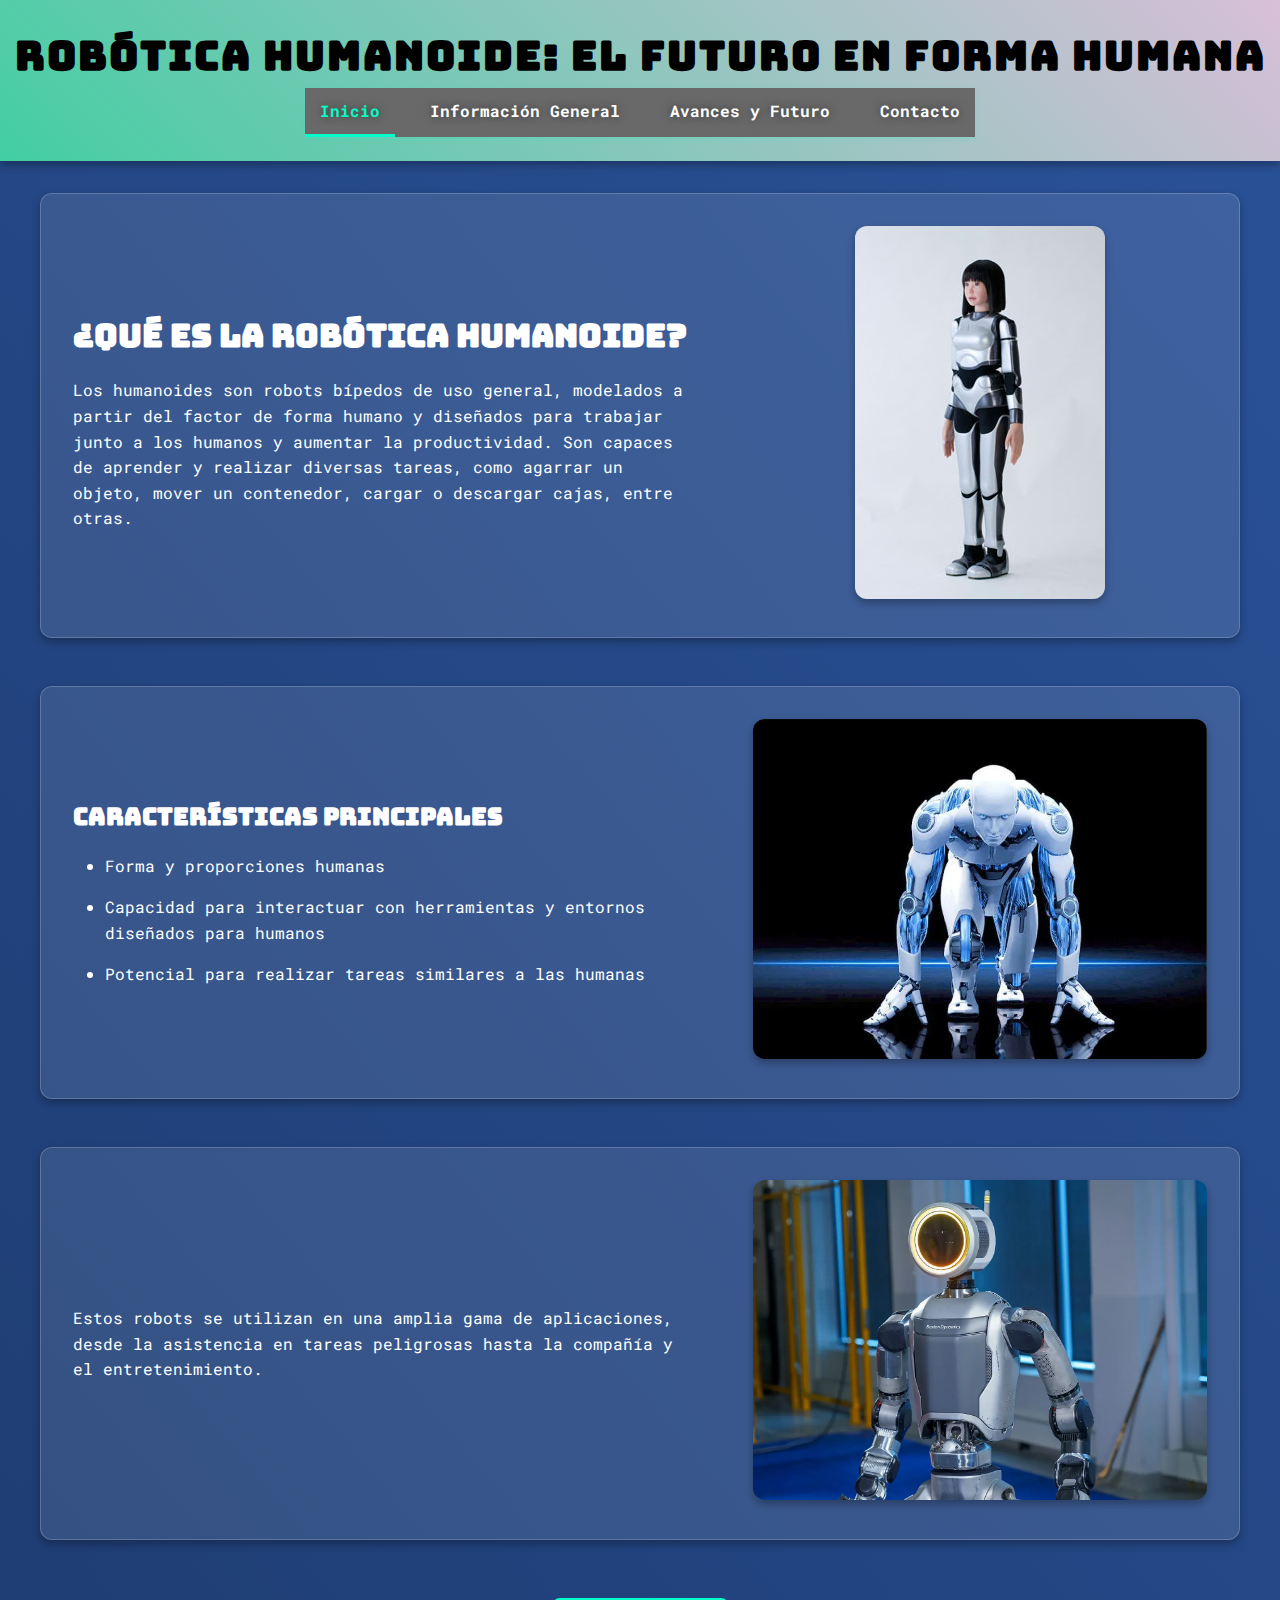
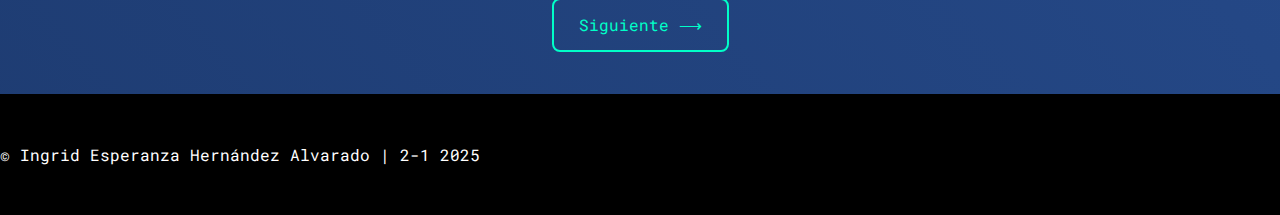
<file: index.html>
<!DOCTYPE html>
<html lang="es">
<head>
    <meta charset="UTF-8">
    <meta name="viewport" content="width=device-width, initial-scale=1.0">
    <title>Robótica Humanoide - Inicio</title>
    <link rel="stylesheet" href="style.css">
    <link rel="preconnect" href="https://fonts.googleapis.com">
    <link rel="preconnect" href="https://fonts.gstatic.com" crossorigin>
    <link href="https://fonts.googleapis.com/css2?family=Roboto+Mono:wght@400;700&display=swap" rel="stylesheet">
</head>
<body>
    <header>
        <h1>Robótica Humanoide: El Futuro en Forma Humana</h1>
        <nav>
            <ul>
                <li><a href="index.html" class="activo">Inicio</a></li>
                <li><a href="informacion.html">Información General</a></li>
                <li><a href="avances.html">Avances y Futuro</a></li>
                <li><a href="contacto.html">Contacto</a></li>
            </ul>
        </nav>
    </header>

    <main class="content">
        <section class="seccion-con-imagen">
            <div class="texto-seccion">
                <h2>¿Qué es la Robótica Humanoide?</h2>
                <p>
                   Los humanoides son robots bípedos de uso general, modelados a partir del factor de forma humano y diseñados para trabajar junto a los humanos y aumentar la productividad.
				   Son capaces de aprender y realizar diversas tareas, como agarrar un objeto, mover un contenedor, cargar o descargar cajas, entre otras.
                </p>
            </div>
            <div class="imagen-seccion">
                <img src="img/robo.jpg" alt="Robot Humanoide">
            </div>
        </section>

        <section class="seccion-con-imagen">
            <div class="texto-seccion">
                <h3>Características Principales</h3>
                <ul>
                    <li>Forma y proporciones humanas</li>
                    <li>Capacidad para interactuar con herramientas y entornos diseñados para humanos</li>
                    <li>Potencial para realizar tareas similares a las humanas</li>
                </ul>
            </div>
            <div class="imagen-seccion">
    <a href="https://www.google.com/url?sa=i&url=https%3A%2F%2Finnovacion-tecnologia.com%2Frobotica%2Frobots-humanoides%2F&psig=AOvVaw09_bZIDdiY9IGnYm1ecQjA&ust=1761622491771000&source=images&cd=vfe&opi=89978449&ved=0CBgQjhxqFwoTCMDzuaK7w5ADFQAAAAAdAAAAABAM" target="_blank">
        <img src="img/cara.webp" alt="Funcionamiento de un Robot Humanoide">
    </a>
</div>
</section>


        <section class="seccion-con-imagen">
            <div class="texto-seccion">
                <p>
                    Estos robots se utilizan en una amplia gama de aplicaciones, desde la asistencia en tareas peligrosas hasta la compañía y el entretenimiento.
                </p>
            </div>
            <div class="imagen-seccion">
    <a href="https://www.google.com/url?sa=i&url=https%3A%2F%2Fes.wired.com%2Fgalerias%2Flos-robots-humanoides-mas-avanzados-en-2024&psig=AOvVaw3BJ2tUUiRDvgRlEqRPBDcQ&ust=1761622614370000&source=images&cd=vfe&opi=89978449&ved=0CBgQjhxqFwoTCOD12eC7w5ADFQAAAAAdAAAAABAE" target="_blank">
        <img src="img/robo1.webp" alt="Funcionamiento de un Robot Humanoide">
    </a>
</div>
</section>


        <!-- 🔹 Botones de navegación -->
        <div class="botones-navegacion">
            
            <a href="informacion.html" class="boton">Siguiente ⟶</a>
        </div>
    </main>

    <footer>
        <p>&copy; Ingrid Esperanza Hernández Alvarado | 2-1 2025</p>
    </footer>
</body>
</html>
</file>
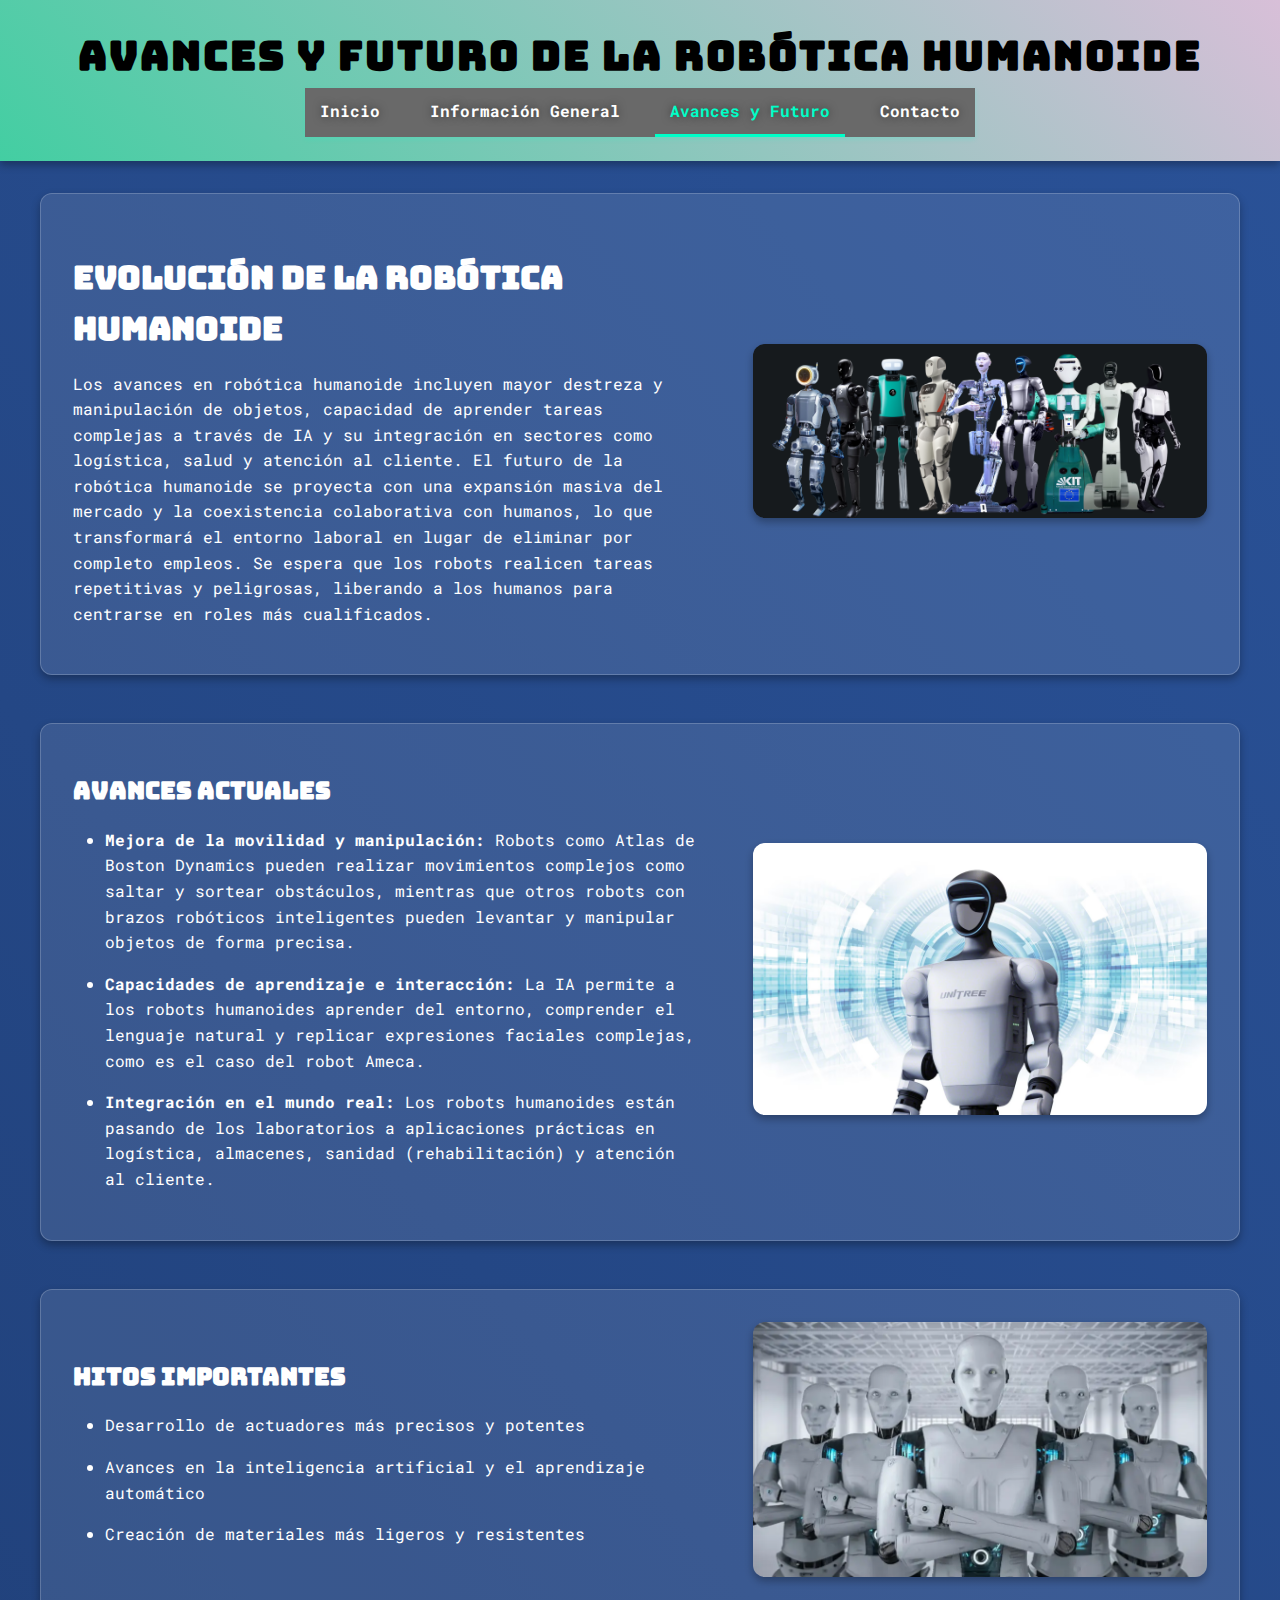
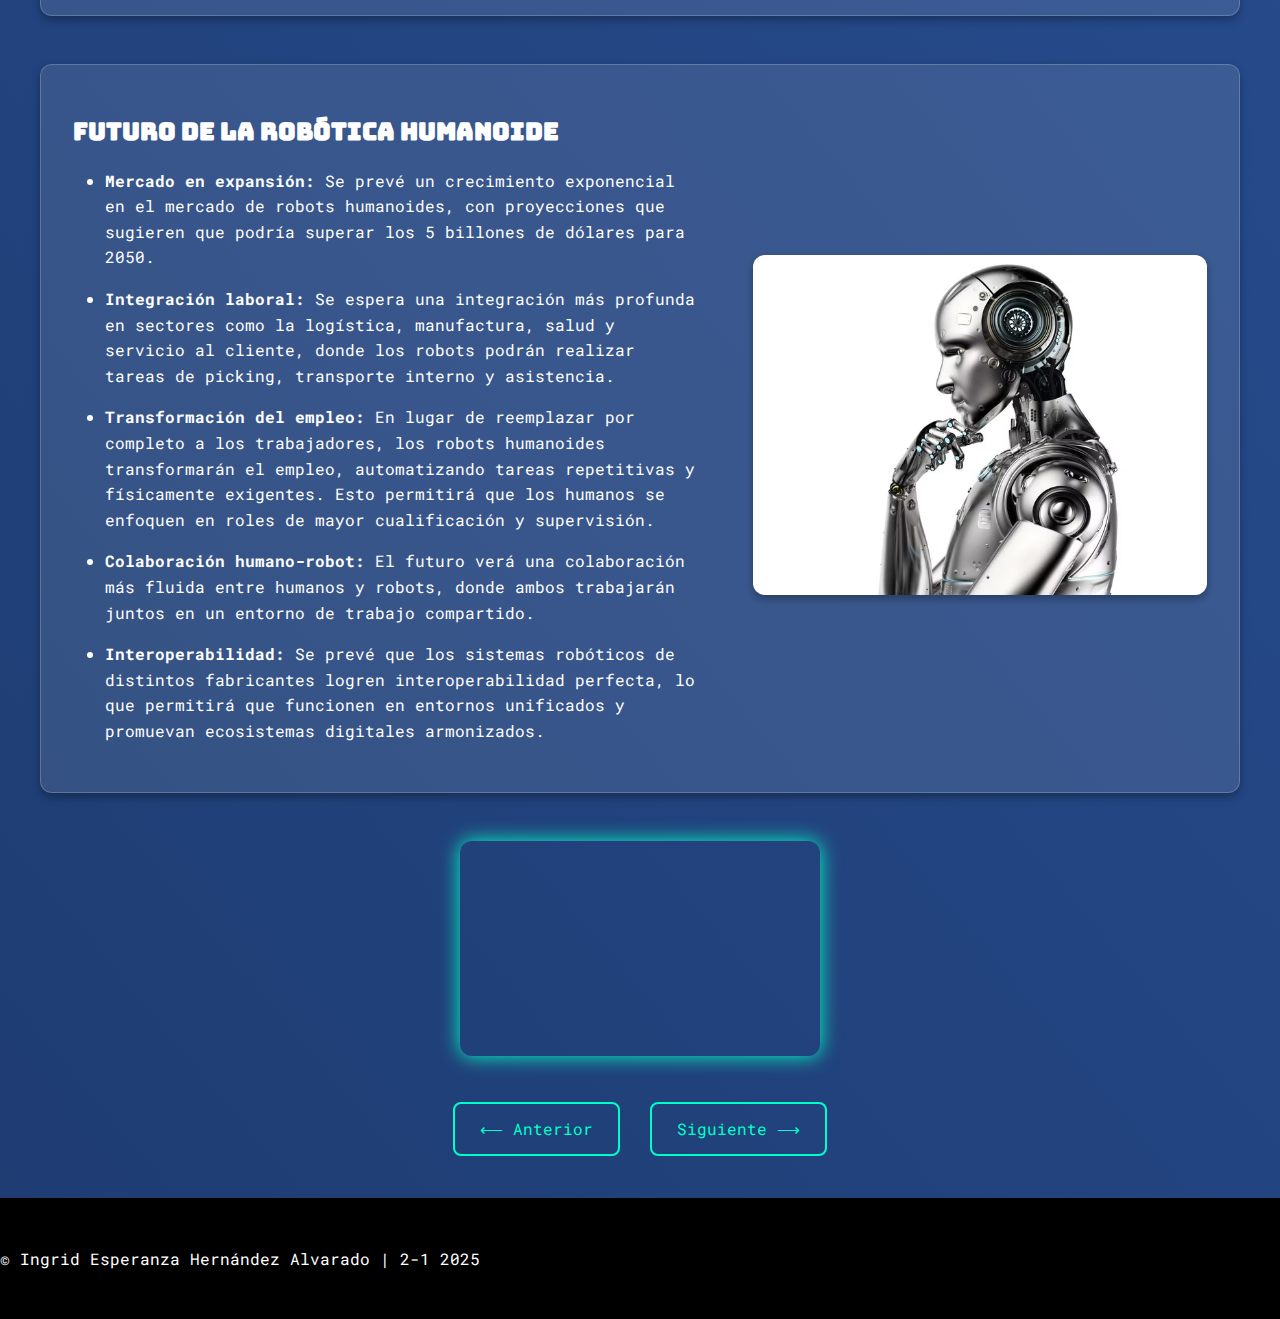
<file: avances.html>
<!DOCTYPE html>
<html lang="es">
<head>
    <meta charset="UTF-8">
    <meta name="viewport" content="width=device-width, initial-scale=1.0">
    <title>Robótica Humanoide - Avances y Futuro</title>
    <link rel="stylesheet" href="style.css">
    <link rel="preconnect" href="https://fonts.googleapis.com">
    <link rel="preconnect" href="https://fonts.gstatic.com" crossorigin>
    <link href="https://fonts.googleapis.com/css2?family=Roboto+Mono:wght@400;700&display=swap" rel="stylesheet">
</head>
<body>
    <header>
        <h1>Avances y Futuro de la Robótica Humanoide</h1>
        <nav>
            <ul>
                <li><a href="index.html">Inicio</a></li>
                <li><a href="informacion.html">Información General</a></li>
                <li><a href="avances.html" class="activo">Avances y Futuro</a></li>
                <li><a href="contacto.html">Contacto</a></li>
            </ul>
        </nav>
    </header>

    <main class="content">
        <section class="seccion-con-imagen">
            <div class="texto-seccion">
                <h2>Evolución de la Robótica Humanoide</h2>
                <p>
                 Los avances en robótica humanoide incluyen mayor destreza y manipulación de objetos, capacidad de aprender tareas complejas a través de IA y su integración 
				 en sectores como logística, salud y atención al cliente. El futuro de la robótica humanoide se proyecta con una expansión masiva del mercado y la coexistencia colaborativa con humanos,
				 lo que transformará el entorno laboral en lugar de eliminar por completo empleos. 
				 Se espera que los robots realicen tareas repetitivas y peligrosas, liberando a los humanos para centrarse en roles más cualificados. 
                </p>
            </div>
            <div class="imagen-seccion">
    <a href="https://www.google.com/url?sa=i&url=https%3A%2F%2Fblogthinkbig.com%2Frobots-humanoides-asi-sera-nuestra-interaccion-en-el-futuro-cercano&psig=AOvVaw1kF-5rUBV3pbELDKNeLutr&ust=1761625171117000&source=images&cd=vfe&opi=89978449&ved=0CBgQjhxqFwoTCNDc0aPFw5ADFQAAAAAdAAAAABAE" target="_blank">
        <img src="img/robo5.webp" alt="Funcionamiento de un Robot Humanoide">
    </a>
</div>
</section>

              <section class="seccion-con-imagen">
            <div class="texto-seccion">
        <h3>Avances actuales</h3>
        <ul>
            <li><strong>Mejora de la movilidad y manipulación:</strong> Robots como Atlas de Boston Dynamics pueden realizar movimientos complejos como saltar y sortear obstáculos, mientras
			que otros robots con brazos robóticos inteligentes pueden levantar y manipular objetos de forma precisa.</li>
            <li><strong>Capacidades de aprendizaje e interacción:</strong> La IA permite a los robots humanoides aprender del entorno, comprender el lenguaje natural y replicar expresiones 
			faciales complejas, como es el caso del robot Ameca.</li>
            <li><strong>Integración en el mundo real:</strong> Los robots humanoides están pasando de los laboratorios a aplicaciones prácticas en logística, almacenes, sanidad (rehabilitación) y atención al cliente.</li>
        </ul>
    </div>
    <div class="imagen-seccion">
    <a href="https://www.google.com/url?sa=i&url=https%3A%2F%2Fwww.mecalux.es%2Farticulos-de-logistica%2Frobots-humanoides-avances-bernstein&psig=AOvVaw1UCwCkstwbXQOQXPPsTu8i&ust=1761625251929000&source=images&cd=vfe&opi=89978449&ved=0CBgQjhxqFwoTCJiA9sjFw5ADFQAAAAAdAAAAABAE" target="_blank">
        <img src="img/robo6.avif" alt="Funcionamiento de un Robot Humanoide">
    </a>
</div>
</section>

        <section class="seccion-con-imagen">
            <div class="texto-seccion">
                <h3>Hitos Importantes</h3>
                <ul>
                    <li>Desarrollo de actuadores más precisos y potentes</li>
                    <li>Avances en la inteligencia artificial y el aprendizaje automático</li>
                    <li>Creación de materiales más ligeros y resistentes</li>
                </ul>
            </div>
            <div class="imagen-seccion">
    <a href="https://www.google.com/url?sa=i&url=https%3A%2F%2Fes.root-nation.com%2Fen%2Farticles-en%2Ftech-en%2Fen-top-stories-robotics-in-2024%2F&psig=AOvVaw3kcifcWXwX-XP1q7rSTUGP&ust=1761625320534000&source=images&cd=vfe&opi=89978449&ved=0CBgQjhxqFwoTCNDen-vFw5ADFQAAAAAdAAAAABAE" target="_blank">
        <img src="img/robo7.webp" alt="Funcionamiento de un Robot Humanoide">
    </a>
</div>
</section>


        <section class="seccion-con-imagen">
            <div class="texto-seccion">
            
        <h3>Futuro de la robótica humanoide</h3>
        <ul>
            <li><strong>Mercado en expansión:</strong> Se prevé un crecimiento exponencial en el mercado de robots humanoides, con proyecciones que sugieren que podría superar los 5 billones de dólares para 2050.</li>
            <li><strong>Integración laboral:</strong> Se espera una integración más profunda en sectores como la logística, manufactura, salud y servicio al cliente, donde los robots podrán realizar tareas de picking, transporte interno y asistencia.</li>
            <li><strong>Transformación del empleo:</strong> En lugar de reemplazar por completo a los trabajadores, los robots humanoides transformarán el empleo, automatizando tareas repetitivas y físicamente exigentes.
			Esto permitirá que los humanos se enfoquen en roles de mayor cualificación y supervisión.</li>
            <li><strong>Colaboración humano-robot:</strong> El futuro verá una colaboración más fluida entre humanos y robots, donde ambos trabajarán juntos en un entorno de trabajo compartido.</li>
            <li><strong>Interoperabilidad:</strong> Se prevé que los sistemas robóticos de distintos fabricantes logren interoperabilidad perfecta, lo que permitirá que funcionen en entornos unificados y promuevan ecosistemas digitales armonizados.</li>
        </ul>
    </div>
            <div class="imagen-seccion">
    <a href="https://www.google.com/url?sa=i&url=https%3A%2F%2Fwww.mundoexpopack.com%2Fautomatizacion%2Frobotica%2Farticle%2F21404110%2Fen-el-futuro-surgirn-robots-inteligentes-y-comprensivos&psig=AOvVaw3QdJ7LaIcrP7JJScgKQb_7&ust=1761625390010000&source=images&cd=vfe&opi=89978449&ved=0CBgQjhxqFwoTCKCd1IzGw5ADFQAAAAAdAAAAABAV" target="_blank">
        <img src="img/robo8.avif" alt="Funcionamiento de un Robot Humanoide">
    </a>
</div>
</section>

<div class="video-final">
        <iframe width="360" height="215"
                src="https://www.youtube.com/embed/qnzyCYyebTI?si=uwM-FRdc5-FbfEfo"
                title="Ameca Robot Humanoide"
                frameborder="0"
                allow="accelerometer; autoplay; clipboard-write; encrypted-media; gyroscope; picture-in-picture"
                allowfullscreen>
            </iframe>

    </div>
</section>

		
		 <!-- 🔹 Botones de navegación -->
        <div class="botones-navegacion">
            <a href="informacion.html" class="boton">⟵ Anterior</a>
            <a href="contacto.html" class="boton">Siguiente ⟶</a>
        </div>
    </main>

    <footer>
        <p>&copy; Ingrid Esperanza Hernández Alvarado | 2-1 2025</p>
    </footer>
</body>
</html>
</file>
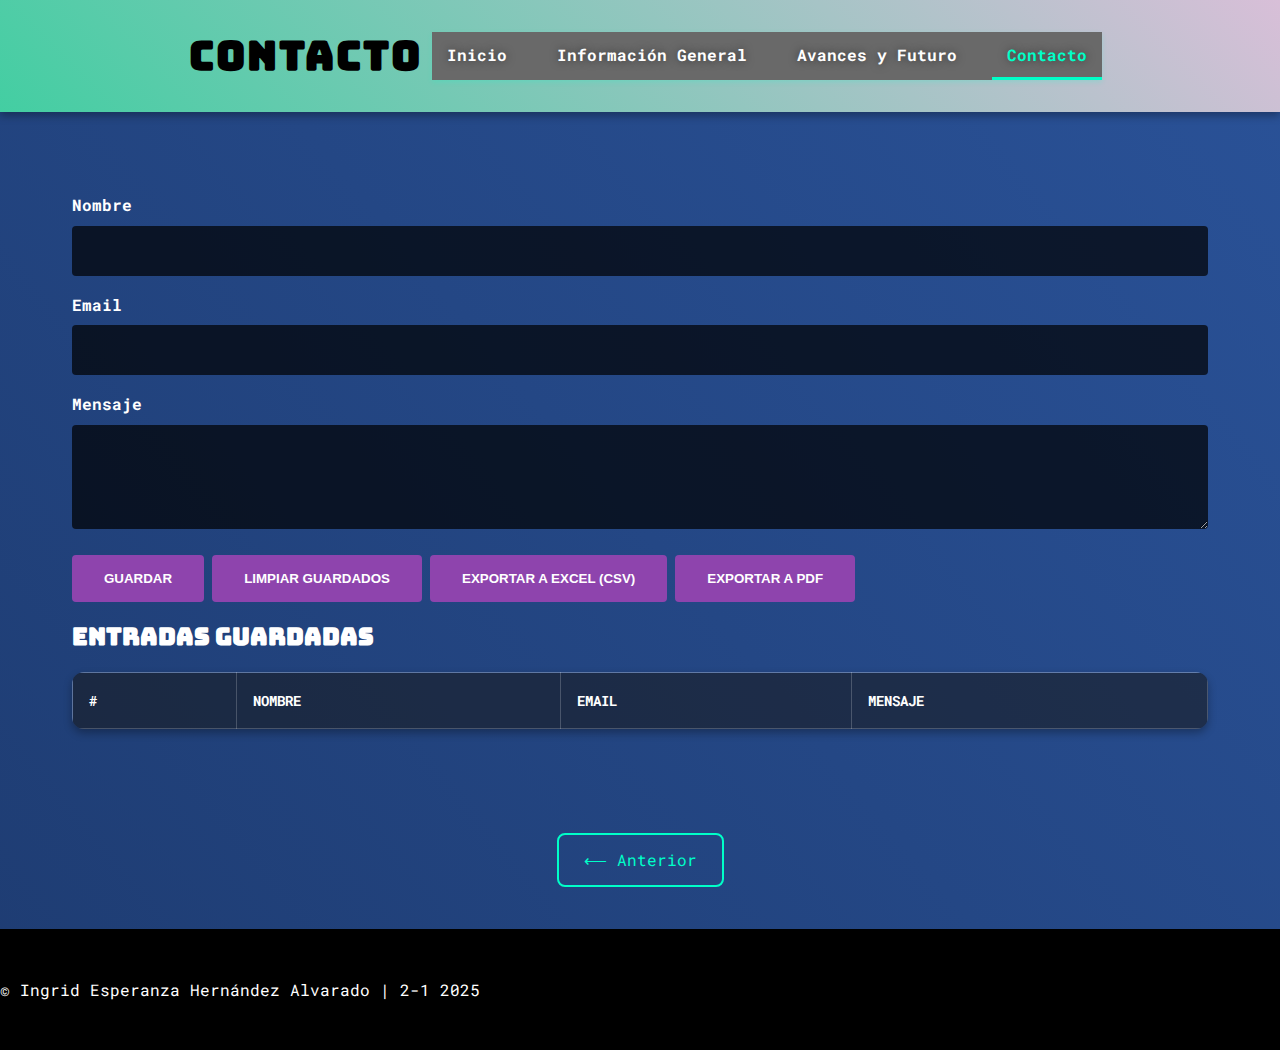
<file: contacto.html>
<!DOCTYPE html>
<html lang="es">
<head>
    <meta charset="UTF-8">
    <meta name="viewport" content="width=device-width, initial-scale=1.0">
    <title>Contacto</title>
    <link rel="stylesheet" href="style.css">
    <link rel="preconnect" href="https://fonts.googleapis.com">
    <link rel="preconnect" href="https://fonts.gstatic.com" crossorigin>
    <link href="https://fonts.googleapis.com/css2?family=Bungee+Inline&family=Roboto+Mono:wght@400;700&display=swap" rel="stylesheet">
</head>
<body>
    <header>
        <h1>Contacto</h1>
        <nav>
            <ul>
                <li><a href="index.html">Inicio</a></li>
                <li><a href="informacion.html">Información General</a></li>
                <li><a href="avances.html">Avances y Futuro</a></li>
                <li><a href="contacto.html" class="activo">Contacto</a></li>
            </ul>
        </nav>
    </header>

    <main class="content">
<section class="content">
       
        <form id="contactForm">
            <label for="name">Nombre</label>
            <input id="name" name="name" type="text" required>

            <label for="email">Email</label>
            <input id="email" name="email" type="email" required>

            <label for="message">Mensaje</label>
            <textarea id="message" name="message" rows="4" required></textarea>

            <div style="display:flex;gap:8px;flex-wrap:wrap;margin-top:10px;">
                <button type="submit">Guardar</button>
                <button type="button" id="clearStorage">Limpiar guardados</button>
                <button type="button" id="exportCSV">Exportar a Excel (CSV)</button>
                <button type="button" id="exportPDF">Exportar a PDF</button>
            </div>
        </form>

        <h3>Entradas guardadas</h3>
        <table id="savedTable">
            <thead><tr><th>#</th><th>Nombre</th><th>Email</th><th>Mensaje</th></tr></thead>
            <tbody></tbody>
        </table>
    </section>
	
	 <!-- 🔹 Botones de navegación -->
        <div class="botones-navegacion">
            <a href="avances.html" class="boton">⟵ Anterior</a>
        </div>
    </main>

     <footer>
        <p>&copy; Ingrid Esperanza Hernández Alvarado | 2-1 2025</p>
    </footer>
</body>
</html>

    <script>
    // === Manejo de almacenamiento local para el formulario ===
const form = document.getElementById('contactForm');
const savedKey = 'sitio_demo_contactos_v1';
const savedTableBody = document.querySelector('#savedTable tbody');

function escapeHtml(unsafe) {
  return String(unsafe).replace(/[&<>"']/g, c => ({
    '&': '&amp;', '<': '&lt;', '>': '&gt;', '"': '&quot;', "'": '&#39;'
  })[c]);
}

function loadSaved() {
  const raw = localStorage.getItem(savedKey);
  const arr = raw ? JSON.parse(raw) : [];
  savedTableBody.innerHTML = '';
  arr.forEach((r, i) => {
    const tr = document.createElement('tr');
    tr.innerHTML = `<td>${i + 1}</td><td>${escapeHtml(r.name)}</td><td>${escapeHtml(r.email)}</td><td>${escapeHtml(r.message)}</td>`;
    savedTableBody.appendChild(tr);
  });
  return arr;
}

function saveEntry(entry) {
  const arr = loadSaved();
  arr.push(entry);
  localStorage.setItem(savedKey, JSON.stringify(arr));
  loadSaved();
}

form.addEventListener('submit', e => {
  e.preventDefault();
  const data = {
    name: form.name.value.trim(),
    email: form.email.value.trim(),
    message: form.message.value.trim(),
    createdAt: new Date().toISOString()
  };
  saveEntry(data);
  form.reset();
  alert('✅ Entrada guardada localmente. Puedes exportarla a CSV o PDF.');
});

document.getElementById('clearStorage').addEventListener('click', () => {
  if (confirm('¿Seguro que quieres eliminar todas las entradas guardadas?')) {
    localStorage.removeItem(savedKey);
    loadSaved();
  }
});

// === Exportar a CSV (Excel puede abrirlo) ===
document.getElementById('exportCSV').addEventListener('click', () => {
  const arr = loadSaved();
  if (!arr.length) {
    alert('⚠️ No hay entradas para exportar.');
    return;
  }
  const header = ['Nombre', 'Email', 'Mensaje', 'Fecha'];
  const rows = arr.map(r => [r.name, r.email, r.message, r.createdAt]);
  const csv = [header, ...rows]
    .map(r => r.map(cell => `"${String(cell).replace(/"/g, '""')}"`).join(','))
    .join('\r\n');
  const blob = new Blob([csv], { type: 'text/csv;charset=utf-8;' });
  const url = URL.createObjectURL(blob);
  const a = document.createElement('a');
  a.href = url;
  a.download = 'contactos.csv';
  document.body.appendChild(a);
  a.click();
  a.remove();
  URL.revokeObjectURL(url);
});

// === Exportar PDF con escala controlada ===
async function exportPDF() {
  const arr = loadSaved();
  if (!arr.length) {
    alert('⚠️ No hay entradas para exportar.');
    return;
  }

  // aplicar clase para reducir visualmente el tamaño antes de exportar
  form.classList.add('pdf-scale');

  // crear una copia temporal de la tabla para capturar
  const node = document.createElement('div');
  node.style.padding = '20px';
  node.style.background = 'white';
  node.style.color = '#000';
  node.style.width = '800px';
  node.style.margin = '0 auto';
  node.style.textAlign = 'center';
  const table = document.querySelector('#savedTable').cloneNode(true);
  node.appendChild(table);
  document.body.appendChild(node);

  try {
    // cargar librerías si no están
    if (!window.html2canvasLoaded) {
      const s1 = document.createElement('script');
      s1.src = 'https://cdnjs.cloudflare.com/ajax/libs/html2canvas/1.4.1/html2canvas.min.js';
      document.head.appendChild(s1);
      await new Promise(r => s1.onload = r);
      window.html2canvasLoaded = true;
    }
    if (!window.jspdfLoaded) {
      const s2 = document.createElement('script');
      s2.src = 'https://cdnjs.cloudflare.com/ajax/libs/jspdf/2.5.1/jspdf.umd.min.js';
      document.head.appendChild(s2);
      await new Promise(r => s2.onload = r);
      window.jspdfLoaded = true;
    }

    const canvas = await html2canvas(node, { scale: 1.2 });
    const imgData = canvas.toDataURL('image/png');
    const { jsPDF } = window.jspdf;

    // generar PDF adaptado a hoja A4
    const pdf = new jsPDF('p', 'mm', 'a4');
    const pageWidth = pdf.internal.pageSize.getWidth();
    const pageHeight = pdf.internal.pageSize.getHeight();
    const imgWidth = pageWidth - 20;
    const imgHeight = (canvas.height * imgWidth) / canvas.width;

    let y = 10;
    pdf.addImage(imgData, 'PNG', 10, y, imgWidth, imgHeight);
    pdf.save('contactos.pdf');
  } catch (err) {
    console.error(err);
    alert('❌ Error al generar PDF: ' + err.message);
  } finally {
    node.remove();
    form.classList.remove('pdf-scale');
  }
}

document.getElementById('exportPDF').addEventListener('click', exportPDF);

// === Cargar al inicio ===
loadSaved();

    </script>
</file>
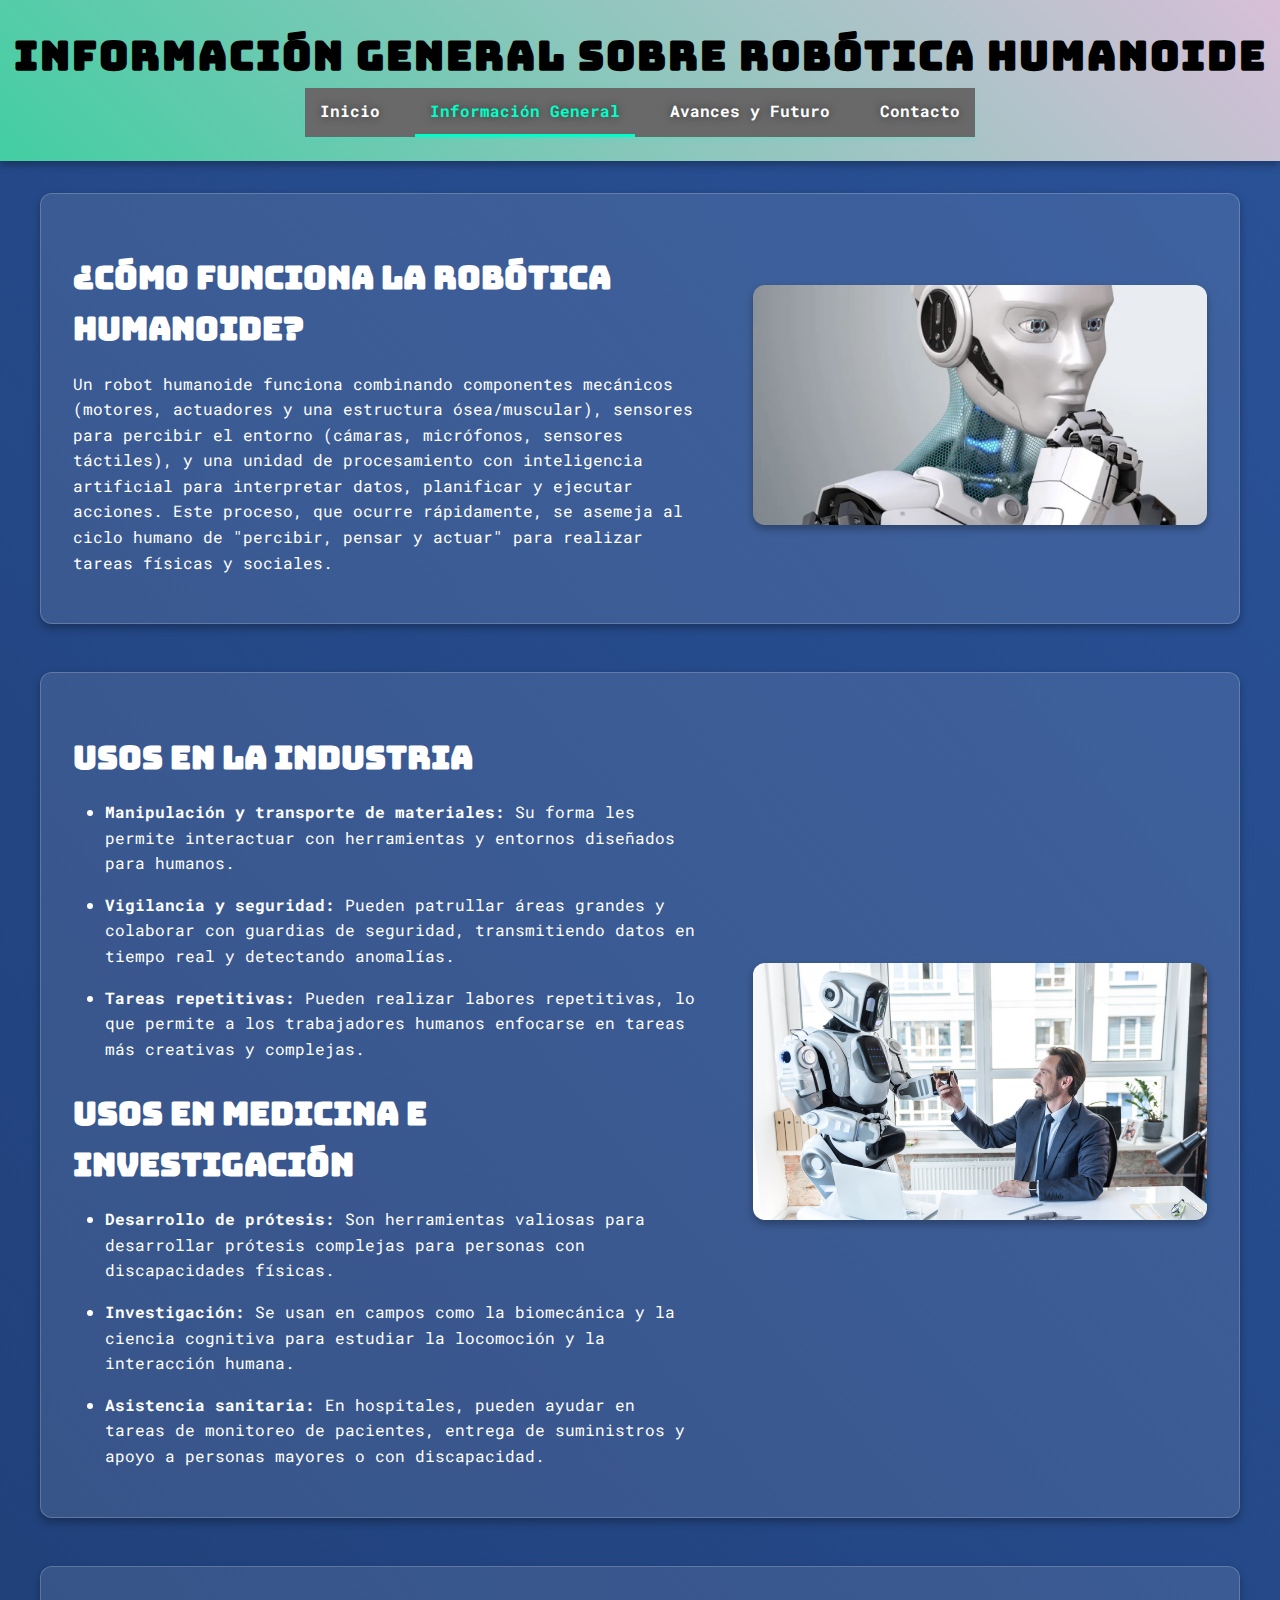
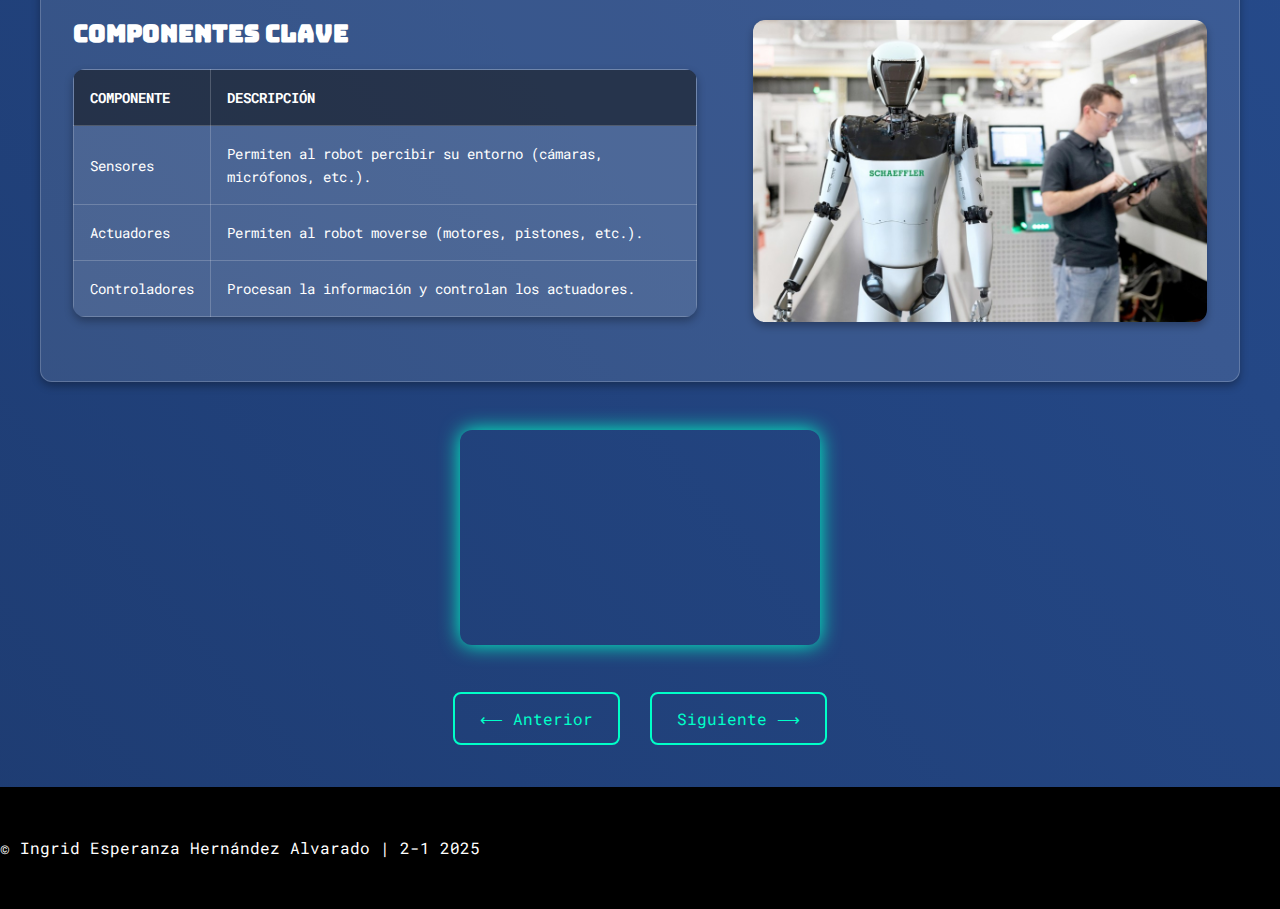
<file: informacion.html>
<!DOCTYPE html>
<html lang="es">
<head>
    <meta charset="UTF-8">
    <meta name="viewport" content="width=device-width, initial-scale=1.0">
    <title>Robótica Humanoide - Información General</title>
    <link rel="stylesheet" href="style.css">
    <link rel="preconnect" href="https://fonts.googleapis.com">
    <link rel="preconnect" href="https://fonts.gstatic.com" crossorigin>
    <link href="https://fonts.googleapis.com/css2?family=Roboto+Mono:wght@400;700&display=swap" rel="stylesheet">
</head>
<body>
    <header>
        <h1>Información General sobre Robótica Humanoide</h1>
        <nav>
            <ul>
                <li><a href="index.html">Inicio</a></li>
                <li><a href="informacion.html" class="activo">Información General</a></li>
                <li><a href="avances.html">Avances y Futuro</a></li>
                <li><a href="contacto.html">Contacto</a></li>
            </ul>
        </nav>
    </header>

    <main class="content">
        <section class="seccion-con-imagen">
            <div class="texto-seccion">
                <h2>¿Cómo funciona la Robótica Humanoide?</h2>
                <p>
                Un robot humanoide funciona combinando componentes mecánicos (motores, actuadores y una estructura ósea/muscular), sensores para percibir el entorno (cámaras, micrófonos, sensores táctiles),
				y una unidad de procesamiento con inteligencia artificial para interpretar datos, planificar y ejecutar acciones.
				Este proceso, que ocurre rápidamente, se asemeja al ciclo humano de "percibir, pensar y actuar" para realizar tareas físicas y sociales. 
                </p>
            </div>
            <div class="imagen-seccion">
    <a href="https://www.google.com/url?sa=i&url=https%3A%2F%2Finnovacion-tecnologia.com%2Frobotica%2Fque-rol-tendran-los-robots-humanoides-en-2025%2F&psig=AOvVaw192Pikg5tlztkcRRDaWgf-&ust=1761622708458000&source=images&cd=vfe&opi=89978449&ved=0CBgQjhxqFwoTCOiW3om8w5ADFQAAAAAdAAAAABAE" target="_blank">
        <img src="img/robo2.webp" alt="Funcionamiento de un Robot Humanoide">
    </a>
</div>
</section>


        <section class="seccion-con-imagen">
    <div class="texto-seccion">
        <h2>Usos en la Industria</h2>
        <ul>
            <li><strong>Manipulación y transporte de materiales:</strong> Su forma les permite interactuar con herramientas y entornos diseñados para humanos.</li>
            <li><strong>Vigilancia y seguridad:</strong> Pueden patrullar áreas grandes y colaborar con guardias de seguridad, transmitiendo datos en tiempo real y detectando anomalías.</li>
            <li><strong>Tareas repetitivas:</strong> Pueden realizar labores repetitivas, lo que permite a los trabajadores humanos enfocarse en tareas más creativas y complejas.</li>
        </ul>

        <h2>Usos en Medicina e Investigación</h2>
        <ul>
            <li><strong>Desarrollo de prótesis:</strong> Son herramientas valiosas para desarrollar prótesis complejas para personas con discapacidades físicas.</li>
            <li><strong>Investigación:</strong> Se usan en campos como la biomecánica y la ciencia cognitiva para estudiar la locomoción y la interacción humana.</li>
            <li><strong>Asistencia sanitaria:</strong> En hospitales, pueden ayudar en tareas de monitoreo de pacientes, entrega de suministros y apoyo a personas mayores o con discapacidad.</li>
        </ul>
    </div>
           <div class="imagen-seccion">
    <a href="https://www.google.com/url?sa=i&url=https%3A%2F%2Fwww.innovaciondigital360.com%2Fi-a%2Frobots-humanoides-que-son-y-cuales-son-sus-caracteristicas%2F&psig=AOvVaw0rvDfW9eFT-tJEsDG3UVCH&ust=1761622850724000&source=images&cd=vfe&opi=89978449&ved=0CBgQjhxqFwoTCKjz_M-8w5ADFQAAAAAdAAAAABAE" target="_blank">
        <img src="img/robo3.jpg" alt="Funcionamiento de un Robot Humanoide">
    </a>
</div>
</section>


        <section class="seccion-con-imagen">
            <div class="texto-seccion">
                <h3>Componentes Clave</h3>
                <table>
                    <thead>
                        <tr>
                            <th>Componente</th>
                            <th>Descripción</th>
                        </tr>
                    </thead>
                    <tbody>
                        <tr>
                            <td>Sensores</td>
                            <td>Permiten al robot percibir su entorno (cámaras, micrófonos, etc.).</td>
                        </tr>
                        <tr>
                            <td>Actuadores</td>
                            <td>Permiten al robot moverse (motores, pistones, etc.).</td>
                        </tr>
                        <tr>
                            <td>Controladores</td>
                            <td>Procesan la información y controlan los actuadores.</td>
                        </tr>
                    </tbody>
                </table>
            </div>
           <div class="imagen-seccion">
    <a href="https://www.google.com/url?sa=i&url=https%3A%2F%2Fwww.smartfactorymagazine.es%2Fes%2Fnoticia%2Fcomponentes-clave-para-los-robots-humanoides&psig=AOvVaw1ZAAFBNwvi7bEyZl9TrIfd&ust=1761624554358000&source=images&cd=vfe&opi=89978449&ved=0CBgQjhxqFwoTCKiPkPrCw5ADFQAAAAAdAAAAABAE" target="_blank">
        <img src="img/robo4.jpg" alt="Funcionamiento de un Robot Humanoide">
    </a>
</div>
</section>

<div class="video-final">
        <iframe width="360" height="215"
                src="https://www.youtube.com/embed/Bw9cMc-GMBs"
                title="Ameca Robot Humanoide"
                frameborder="0"
                allow="accelerometer; autoplay; clipboard-write; encrypted-media; gyroscope; picture-in-picture"
                allowfullscreen>
            </iframe>

    </div>
</section>

		
 <!-- 🔹 Botones de navegación -->
        <div class="botones-navegacion">
            <a href="index.html" class="boton">⟵ Anterior</a>
            <a href="avances.html" class="boton">Siguiente ⟶</a>
        </div>
    </main>

     <footer>
        <p>&copy; Ingrid Esperanza Hernández Alvarado | 2-1 2025</p>
    </footer>
</body>
</html>
</file>
<file: style.css>
/* === Importar fuentes desde Google Fonts === */
@import url('https://fonts.googleapis.com/css2?family=Bungee+Inline&family=Roboto+Mono:wght@400;700&display=swap');

/* === Reset y configuración base === */
body {
    font-family: 'Roboto Mono', monospace;
    margin: 0;
    padding: 0;
    background: linear-gradient(50deg, #1e3c72, #2a5298);
    color: #fff;
    line-height: 1.6;
    overflow-x: hidden;
}

/* === Encabezado === */
header {
    position: relative;
    background: linear-gradient(45deg, #43cea2, #D8BFD8);
    color: #000;
    padding: 1.5rem 0;
    text-align: center;
    border-bottom: 3px solid #f4436;
    overflow: hidden;
    box-shadow: 0 4px 8px rgba(0, 0, 0, 0.3);
    display: flex;
    justify-content: center;
    align-items: center;
    flex-wrap: wrap;
}

header h1 {
    font-family: 'Bungee Inline', cursive;
    font-size: 2.5rem;
    margin: 0 10px;
    letter-spacing: 2px;
    text-transform: uppercase;
    text-shadow: 0 0 15px #f4436;
    animation: pulse 3s infinite alternate, glitch 1s infinite;
}

@keyframes pulse {
    from { transform: scale(1); }
    to { transform: scale(1.05); }
}

@keyframes glitch {
    0%, 14% { text-shadow: 0.05em 0 0 #00ff00, -0.03em -0.04em 0 #ff0000, 0.025em 0.04em 0 #0000ff; }
    15%, 49% { text-shadow: none; }
    50%, 99% { text-shadow: 0.05em 0 0 #00ff00, -0.03em -0.04em 0 #ff0000, 0.025em 0.04em 0 #0000ff; }
    100% { text-shadow: none; }
}

/* === Navegación === */
nav {
    background: #696969;
    box-shadow: 0 2px 5px rgba(0, 255, 200, 0.2);
}

nav ul {
    list-style: none;
    margin: 0;
    padding: 0;
    display: flex;
    justify-content: center;
    gap: 20px;
    flex-wrap: wrap;
}

nav ul li { margin: 0; }

nav a {
    text-decoration: none;
    color: #ffffff;
    padding: 10px 15px;
    display: inline-block;
    font-weight: bold;
    font-size: 1rem;
    border-bottom: 3px solid transparent;
    transition: 0.3s;
    text-shadow: 0 0 8px rgba(0,0,0,0.5);
}

nav a:hover {
    border-bottom: 3px solid #00ffc8;
    color: #00ffc8;
}

nav a.activo {
    border-bottom: 3px solid #00ffc8;
    color: #00ffc8;
}

/* === Contenido principal === */
.content {
    padding: 2rem;
    max-width: 1200px;
    margin: 0 auto;
}

/* === Secciones con imagen === */
.seccion-con-imagen {
    display: flex;
    justify-content: space-between;
    align-items: center;
    margin-bottom: 3rem;
    background: rgba(255,255,255,0.1);
    padding: 2rem;
    border-radius: 12px;
    box-shadow: 0 4px 8px rgba(0,0,0,0.3);
    border: 1px solid rgba(255,255,255,0.2);
    transition: transform 0.3s ease;
    text-align: left; /* texto alineado normal */
}

.seccion-con-imagen:hover { transform: translateY(-5px); }

.texto-seccion { width: 55%; text-align: left; }
.imagen-seccion { width: 40%; text-align: center; }

.imagen-seccion img {
    max-width: 100%;
    height: auto;
    border-radius: 12px;
    box-shadow: 0 4px 8px rgba(0,0,0,0.3);
    transition: transform 0.5s ease, filter 0.5s ease;
    filter: hue-rotate(0deg);
}

.imagen-seccion img:hover {
    transform: rotate(10deg) scale(1.1);
    filter: hue-rotate(180deg);
}

/* === Títulos y texto === */
h2 {
    font-family: 'Bungee Inline', cursive;
    font-size: 2rem;
    margin-bottom: 1rem;
    color: #fff;
    text-transform: uppercase;
    text-shadow: 0 0 12px #f4436;
}

h3 {
    font-family: 'Bungee Inline', cursive;
    font-size: 1.5rem;
    margin-top: 1rem;
    margin-bottom: 1rem;
    color: #fff;
    text-shadow: 0 0 10px #f4436;
}

p, li {
    font-size: 1rem;
    margin-bottom: 1rem;
    color: #fff;
    text-shadow: none; /* más natural */
    text-align: left; /* alineado a la izquierda */
}

/* listas */
ul { list-style: disc; padding-left: 2rem; margin-bottom: 1rem; }

/* === Tablas === */
table {
    width: 100%;
    border-collapse: collapse;
    margin-bottom: 2rem;
    background: rgba(255,255,255,0.1);
    border-radius: 12px;
    overflow: hidden;
    box-shadow: 0 4px 8px rgba(0,0,0,0.3);
    text-align: left;
}

th, td {
    border: 1px solid rgba(255,255,255,0.2);
    padding: 1rem;
    text-align: left;
    font-size: 0.9rem;
}

th {
    background-color: rgba(0,0,0,0.5);
    color: #fff;
    font-weight: bold;
    text-transform: uppercase;
}

/* === Formularios === */
form { display: flex; flex-direction: column; text-align: left; }

label { margin-top: 1rem; font-weight: bold; color: #fff; }

input, textarea {
    padding: 1rem;
    margin-top: 0.5rem;
    border: none;
    border-radius: 4px;
    font-size: 1rem;
    background-color: rgba(0,0,0,0.7);
    color: #fff;
}

/* botones de formularios */
button, .form-navigation button {
    padding: 1rem 2rem;
    margin-top: 1rem;
    background-color: #8e44ad;
    color: #fff;
    border: none;
    border-radius: 4px;
    cursor: pointer;
    font-weight: bold;
    text-transform: uppercase;
    transition: background-color 0.3s ease, transform 0.3s ease;
}

button:hover, .form-navigation button:hover {
    background-color: #9b59b6;
    transform: scale(1.05);
}

.form-navigation { display: flex; justify-content: space-between; margin-top: 1.5rem; flex-wrap: wrap; }

.form-navigation button { width: 48%; }

/* === Videos === */
.video-final { text-align: center; margin-top: 30px; }

.video-final video, .video-final iframe {
    border-radius: 12px;
    box-shadow: 0 0 20px #00ffc8;
}

/* === Botones de navegación principales === */
.botones-navegacion {
    text-align: center;
    margin-top: 30px;
}

.boton {
    display: inline-block;
    margin: 10px;
    padding: 12px 25px;
    font-size: 1em;
    border: 2px solid #00ffc8;
    border-radius: 8px;
    color: #00ffc8;
    background: transparent;
    text-decoration: none;
    transition: 0.3s;
}

.boton:hover {
    background: #00ffc8;
    color: #0a0a0a;
    box-shadow: 0 0 15px #00ffc8;
}

/* === Pie de página === */
footer {
    text-align: center;
    padding: 2rem 0;
    background-color: #000;
    color: #f4436;
    border-top: 3px solid #f4436;
}

/* === Ajuste responsive para celulares === */
@media (max-width: 768px) {
    header h1 { font-size: 2rem; }
    nav a { font-size: 0.9rem; padding: 6px 10px; }
    .content { padding: 1rem; }

    .seccion-con-imagen { flex-direction: column; padding: 1rem; text-align: left; }
    .texto-seccion, .imagen-seccion { width: 100%; margin: 0 auto; }
    .imagen-seccion img { max-width: 100%; height: auto; margin-top: 15px; }

    h2 { font-size: 1.5rem; }
    h3 { font-size: 1.2rem; }
    p, li { font-size: 0.95rem; }

    table, th, td { font-size: 0.85rem; }

    input, textarea, button, .form-navigation button { font-size: 0.9rem; padding: 0.8rem 1.5rem; }
    .botones-navegacion .boton { font-size: 0.9rem; padding: 10px 20px; }

    .video-final video, .video-final iframe { width: 100%; height: auto; }
    footer { font-size: 0.85rem; padding: 1rem 0; }
}
</file>
